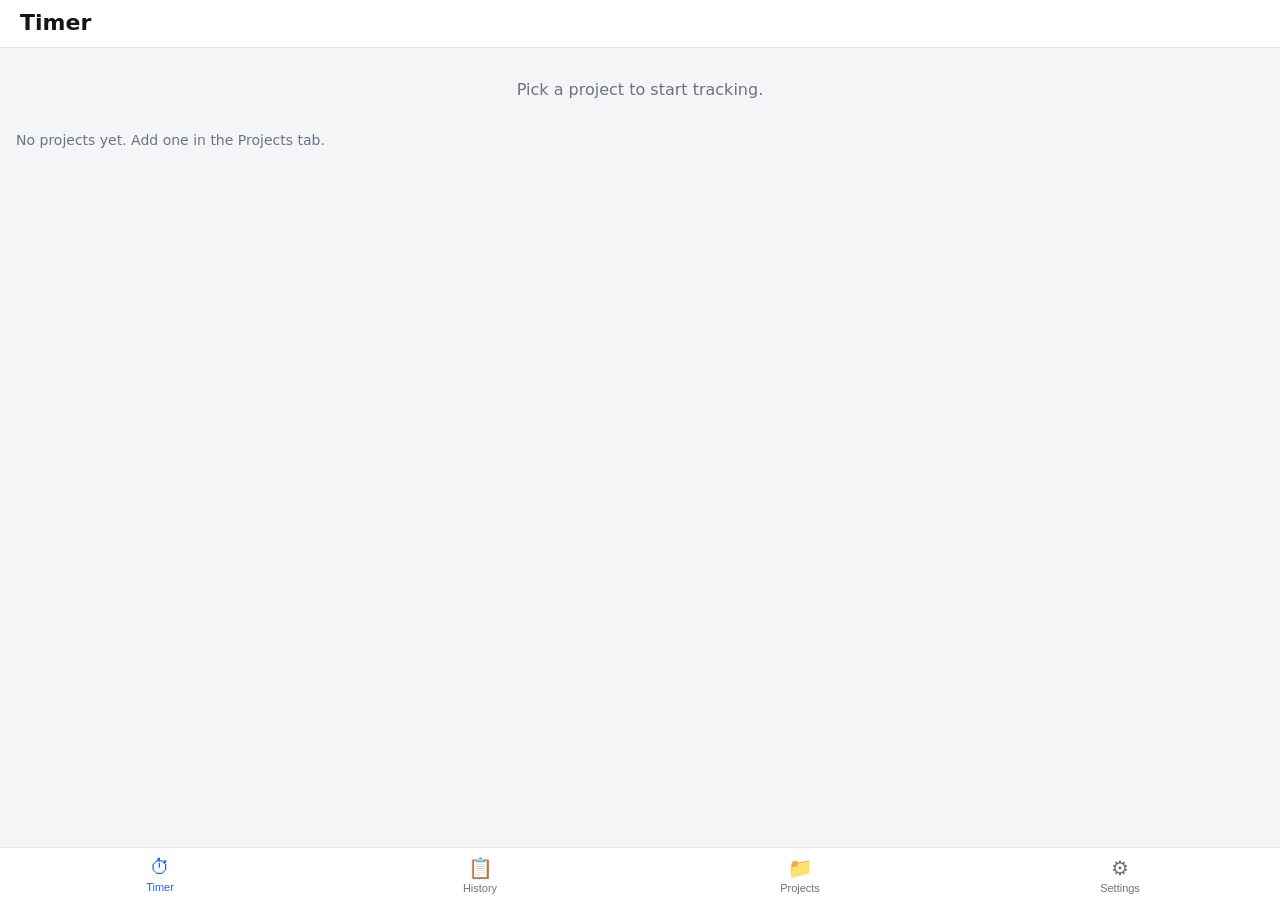
<file: index.html>
<!doctype html>
<html lang="en">
<head>
<meta charset="UTF-8" />
<meta name="viewport" content="width=device-width, initial-scale=1, viewport-fit=cover, maximum-scale=1" />
<title>TimeTracker</title>
<meta name="theme-color" content="#2563eb" />
<meta name="apple-mobile-web-app-capable" content="yes" />
<meta name="apple-mobile-web-app-status-bar-style" content="black-translucent" />
<meta name="apple-mobile-web-app-title" content="TimeTracker" />
<link rel="apple-touch-icon" href="icons/apple-touch-icon.png" />
<link rel="icon" href="icons/icon-192.png" />
<link rel="manifest" href="manifest.json" />
<link rel="stylesheet" href="css/styles.css" />
</head>
<body>
<div id="app">

  <header class="topbar">
    <h1 id="page-title">Timer</h1>
  </header>

  <main id="views">

    <section id="view-timer" class="view active">
      <div id="running-card" class="running-card hidden">
        <div class="running-project" id="running-project-name">—</div>
        <div class="running-time" id="running-time">00:00:00</div>
        <div id="running-badge" class="running-badge hidden">Paused</div>
        <textarea id="running-note" class="note-input" rows="1" placeholder="What are you working on?"></textarea>
        <div class="running-actions">
          <button id="pause-btn" class="btn btn-secondary">Pause</button>
          <button id="stop-btn" class="btn btn-stop">Stop</button>
        </div>
        <div class="running-actions running-actions-secondary">
          <button id="start-at-btn" class="btn btn-secondary">Start at</button>
          <button id="end-at-btn" class="btn btn-secondary">End at</button>
        </div>
      </div>

      <div id="idle-hint" class="idle-hint">
        <p>Pick a project to start tracking.</p>
      </div>

      <div id="project-grid" class="project-grid"></div>
    </section>

    <section id="view-history" class="view">
      <div class="totals-row">
        <div class="total-box">
          <div class="total-label">Today</div>
          <div class="total-value" id="total-today">0h 0m</div>
        </div>
        <div class="total-box">
          <div class="total-label">This week</div>
          <div class="total-value" id="total-week">0h 0m</div>
        </div>
      </div>

      <div id="week-chart-card" class="week-chart-card hidden">
        <div class="section-title" style="margin-top:0">Minutes per day (last 7 days)</div>
        <div id="week-chart"></div>
        <div id="week-chart-legend" class="chart-legend"></div>
      </div>

      <button id="add-entry-btn" class="btn btn-secondary full">+ Add manual entry</button>
      <div id="history-list" class="history-list"></div>
    </section>

    <section id="view-projects" class="view">
      <button id="add-project-btn" class="btn btn-secondary full">+ New project</button>
      <div id="projects-list" class="projects-list"></div>
    </section>

    <section id="view-settings" class="view">
      <h2 class="section-title">Cloud sync</h2>
      <p class="hint-text" id="sync-status">Not connected. Your data stays only on this device.</p>
      <div id="sync-signed-out">
        <button id="sync-setup-btn" class="btn btn-secondary full">Set up cloud sync</button>
      </div>
      <div id="sync-signed-in" class="hidden">
        <button id="sync-signout-btn" class="btn btn-secondary full">Disconnect sync</button>
      </div>
      <h2 class="section-title">About</h2>
      <p class="hint-text">TimeTracker stores all data locally on your device using IndexedDB. Install this page to your Home Screen for an app-like experience.</p>
    </section>

  </main>

  <nav class="tabbar">
    <button class="tab-btn active" data-view="timer">
      <span class="tab-icon">⏱</span><span>Timer</span>
    </button>
    <button class="tab-btn" data-view="history">
      <span class="tab-icon">📋</span><span>History</span>
    </button>
    <button class="tab-btn" data-view="projects">
      <span class="tab-icon">📁</span><span>Projects</span>
    </button>
    <button class="tab-btn" data-view="settings">
      <span class="tab-icon">⚙</span><span>Settings</span>
    </button>
  </nav>
</div>

<div id="modal-backdrop" class="modal-backdrop hidden">
  <div id="modal" class="modal"></div>
</div>

<script type="module" src="js/app.js"></script>
</body>
</html>
</file>
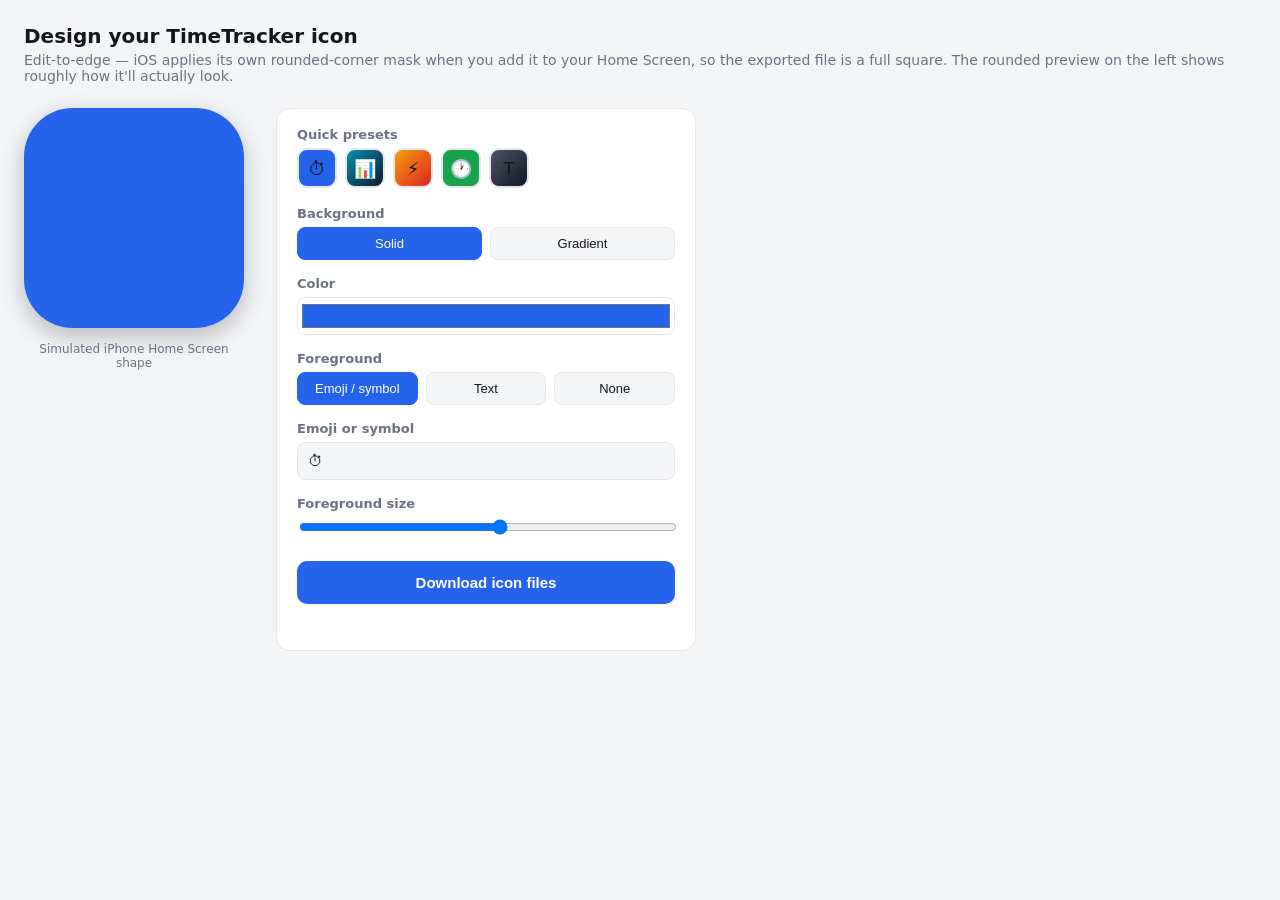
<file: tools/icon-designer.html>
<!doctype html>
<html lang="en">
<head>
<meta charset="UTF-8" />
<meta name="viewport" content="width=device-width, initial-scale=1" />
<title>TimeTracker Icon Designer</title>
<style>
  :root {
    --bg: #f4f5f7;
    --surface: #ffffff;
    --text: #14161a;
    --text-dim: #6b7280;
    --border: #e5e7eb;
    --accent: #2563eb;
  }
  @media (prefers-color-scheme: dark) {
    :root {
      --bg: #0b0d10;
      --surface: #17191d;
      --text: #f2f3f5;
      --text-dim: #9aa0a8;
      --border: #2a2d33;
      --accent: #4f8cff;
    }
  }
  * { box-sizing: border-box; }
  body {
    margin: 0;
    padding: 24px;
    background: var(--bg);
    color: var(--text);
    font-family: -apple-system, BlinkMacSystemFont, "Segoe UI", system-ui, sans-serif;
  }
  h1 { font-size: 20px; margin: 0 0 4px; }
  .sub { color: var(--text-dim); font-size: 14px; margin: 0 0 24px; }
  .layout {
    display: flex;
    gap: 32px;
    flex-wrap: wrap;
    align-items: flex-start;
  }
  .preview-col {
    display: flex;
    flex-direction: column;
    align-items: center;
    gap: 14px;
    flex: 0 0 auto;
  }
  .preview-frame {
    width: 220px;
    height: 220px;
    border-radius: 22%;
    overflow: hidden;
    box-shadow: 0 8px 24px rgba(0,0,0,0.25);
  }
  .preview-frame canvas { width: 100%; height: 100%; display: block; }
  .preview-note {
    font-size: 12px;
    color: var(--text-dim);
    text-align: center;
    max-width: 220px;
  }
  .controls {
    flex: 1 1 320px;
    min-width: 280px;
    max-width: 420px;
    background: var(--surface);
    border: 1px solid var(--border);
    border-radius: 14px;
    padding: 18px 20px;
  }
  .field { margin-bottom: 16px; }
  .field label {
    display: block;
    font-size: 13px;
    font-weight: 600;
    color: var(--text-dim);
    margin-bottom: 6px;
  }
  .field input[type="text"],
  .field select {
    width: 100%;
    padding: 9px 10px;
    border-radius: 8px;
    border: 1px solid var(--border);
    background: var(--bg);
    color: var(--text);
    font-size: 15px;
    font-family: inherit;
  }
  .row { display: flex; gap: 10px; }
  .row > * { flex: 1; }
  input[type="color"] {
    width: 100%;
    height: 38px;
    border: 1px solid var(--border);
    border-radius: 8px;
    background: none;
    padding: 2px;
    cursor: pointer;
  }
  input[type="range"] { width: 100%; }
  .toggle-group {
    display: flex;
    gap: 8px;
  }
  .toggle-btn {
    flex: 1;
    padding: 8px;
    border-radius: 8px;
    border: 1px solid var(--border);
    background: var(--bg);
    color: var(--text);
    font-size: 13px;
    cursor: pointer;
  }
  .toggle-btn.active {
    background: var(--accent);
    border-color: var(--accent);
    color: white;
  }
  .presets {
    display: flex;
    gap: 8px;
    flex-wrap: wrap;
    margin-bottom: 18px;
  }
  .preset-swatch {
    width: 40px;
    height: 40px;
    border-radius: 10px;
    border: 2px solid var(--border);
    cursor: pointer;
    display: flex;
    align-items: center;
    justify-content: center;
    font-size: 18px;
  }
  .btn {
    width: 100%;
    padding: 13px;
    border-radius: 10px;
    border: none;
    background: var(--accent);
    color: white;
    font-size: 15px;
    font-weight: 600;
    cursor: pointer;
    margin-top: 6px;
  }
  .btn:active { opacity: 0.85; }
  .status {
    font-size: 13px;
    color: var(--text-dim);
    margin-top: 10px;
    min-height: 18px;
  }
</style>
</head>
<body>

<h1>Design your TimeTracker icon</h1>
<p class="sub">Edit-to-edge — iOS applies its own rounded-corner mask when you add it to your Home Screen, so the exported file is a full square. The rounded preview on the left shows roughly how it'll actually look.</p>

<div class="layout">
  <div class="preview-col">
    <div class="preview-frame">
      <canvas id="canvas" width="512" height="512"></canvas>
    </div>
    <div class="preview-note">Simulated iPhone Home Screen shape</div>
  </div>

  <div class="controls">
    <div class="field">
      <label>Quick presets</label>
      <div class="presets" id="presets"></div>
    </div>

    <div class="field">
      <label>Background</label>
      <div class="toggle-group" id="bg-mode">
        <button class="toggle-btn active" data-mode="solid">Solid</button>
        <button class="toggle-btn" data-mode="gradient">Gradient</button>
      </div>
    </div>

    <div class="field">
      <div class="row">
        <div>
          <label id="bg1-label">Color</label>
          <input type="color" id="bg1" value="#2563eb" />
        </div>
        <div id="bg2-wrap" style="display:none">
          <label>Color 2</label>
          <input type="color" id="bg2" value="#7c3aed" />
        </div>
      </div>
    </div>

    <div class="field">
      <label>Foreground</label>
      <div class="toggle-group" id="fg-mode">
        <button class="toggle-btn active" data-mode="emoji">Emoji / symbol</button>
        <button class="toggle-btn" data-mode="text">Text</button>
        <button class="toggle-btn" data-mode="none">None</button>
      </div>
    </div>

    <div class="field" id="fg-content-field">
      <label id="fg-content-label">Emoji or symbol</label>
      <input type="text" id="fg-content" value="⏱" maxlength="4" />
    </div>

    <div class="field" id="fg-color-field" style="display:none">
      <label>Text color</label>
      <input type="color" id="fg-color" value="#ffffff" />
    </div>

    <div class="field">
      <label>Foreground size</label>
      <input type="range" id="fg-size" min="20" max="80" value="52" />
    </div>

    <button class="btn" id="download-btn">Download icon files</button>
    <div class="status" id="status"></div>
  </div>
</div>

<script>
const canvas = document.getElementById('canvas');
const ctx = canvas.getContext('2d');

const state = {
  bgMode: 'solid',
  bg1: '#2563eb',
  bg2: '#7c3aed',
  fgMode: 'emoji',
  fgContent: '⏱',
  fgColor: '#ffffff',
  fgSize: 52,
};

const PRESETS = [
  { swatch: '⏱', bgMode: 'solid', bg1: '#2563eb', bg2: '#7c3aed', fgMode: 'emoji', fgContent: '⏱', fgColor: '#ffffff', fgSize: 52 },
  { swatch: '📊', bgMode: 'gradient', bg1: '#0891b2', bg2: '#0f172a', fgMode: 'emoji', fgContent: '📊', fgColor: '#ffffff', fgSize: 50 },
  { swatch: '⚡', bgMode: 'gradient', bg1: '#f59e0b', bg2: '#dc2626', fgMode: 'emoji', fgContent: '⚡', fgColor: '#ffffff', fgSize: 54 },
  { swatch: '🕐', bgMode: 'solid', bg1: '#16a34a', bg2: '#16a34a', fgMode: 'emoji', fgContent: '🕐', fgColor: '#ffffff', fgSize: 52 },
  { swatch: 'T', bgMode: 'gradient', bg1: '#4b5563', bg2: '#111827', fgMode: 'text', fgContent: 'T', fgColor: '#ffffff', fgSize: 56 },
];

function drawIcon() {
  const size = canvas.width;
  ctx.clearRect(0, 0, size, size);

  if (state.bgMode === 'gradient') {
    const g = ctx.createLinearGradient(0, 0, size, size);
    g.addColorStop(0, state.bg1);
    g.addColorStop(1, state.bg2);
    ctx.fillStyle = g;
  } else {
    ctx.fillStyle = state.bg1;
  }
  ctx.fillRect(0, 0, size, size);

  if (state.fgMode !== 'none' && state.fgContent) {
    const fontSize = size * (state.fgSize / 100);
    ctx.font = `${state.fgMode === 'text' ? '700 ' : ''}${fontSize}px -apple-system, "Segoe UI Emoji", "Segoe UI", sans-serif`;
    ctx.textAlign = 'center';
    ctx.textBaseline = 'middle';
    if (state.fgMode === 'text') {
      ctx.fillStyle = state.fgColor;
    }
    ctx.fillText(state.fgContent, size / 2, size / 2 + fontSize * 0.04);
  }
}

function syncUI() {
  document.querySelectorAll('#bg-mode .toggle-btn').forEach((b) => b.classList.toggle('active', b.dataset.mode === state.bgMode));
  document.querySelectorAll('#fg-mode .toggle-btn').forEach((b) => b.classList.toggle('active', b.dataset.mode === state.fgMode));
  document.getElementById('bg2-wrap').style.display = state.bgMode === 'gradient' ? '' : 'none';
  document.getElementById('bg1-label').textContent = state.bgMode === 'gradient' ? 'Color 1' : 'Color';
  document.getElementById('fg-color-field').style.display = state.fgMode === 'text' ? '' : 'none';
  document.getElementById('fg-content-label').textContent = state.fgMode === 'text' ? 'Text (1-2 letters works best)' : 'Emoji or symbol';
  document.getElementById('fg-content-field').style.display = state.fgMode === 'none' ? 'none' : '';
  document.getElementById('bg1').value = state.bg1;
  document.getElementById('bg2').value = state.bg2;
  document.getElementById('fg-content').value = state.fgContent;
  document.getElementById('fg-color').value = state.fgColor;
  document.getElementById('fg-size').value = state.fgSize;
  drawIcon();
}

document.querySelectorAll('#bg-mode .toggle-btn').forEach((btn) => {
  btn.addEventListener('click', () => { state.bgMode = btn.dataset.mode; syncUI(); });
});
document.querySelectorAll('#fg-mode .toggle-btn').forEach((btn) => {
  btn.addEventListener('click', () => { state.fgMode = btn.dataset.mode; syncUI(); });
});
document.getElementById('bg1').addEventListener('input', (e) => { state.bg1 = e.target.value; drawIcon(); });
document.getElementById('bg2').addEventListener('input', (e) => { state.bg2 = e.target.value; drawIcon(); });
document.getElementById('fg-content').addEventListener('input', (e) => { state.fgContent = e.target.value; drawIcon(); });
document.getElementById('fg-color').addEventListener('input', (e) => { state.fgColor = e.target.value; drawIcon(); });
document.getElementById('fg-size').addEventListener('input', (e) => { state.fgSize = Number(e.target.value); drawIcon(); });

const presetsEl = document.getElementById('presets');
PRESETS.forEach((p) => {
  const el = document.createElement('div');
  el.className = 'preset-swatch';
  el.textContent = p.swatch;
  el.style.background = p.bgMode === 'gradient' ? `linear-gradient(135deg, ${p.bg1}, ${p.bg2})` : p.bg1;
  el.addEventListener('click', () => {
    Object.assign(state, p);
    syncUI();
  });
  presetsEl.appendChild(el);
});

function downloadCanvas(sourceCanvas, size, filename) {
  const tmp = document.createElement('canvas');
  tmp.width = size;
  tmp.height = size;
  const tctx = tmp.getContext('2d');
  tctx.drawImage(sourceCanvas, 0, 0, size, size);
  return new Promise((resolve) => {
    tmp.toBlob((blob) => {
      const url = URL.createObjectURL(blob);
      const a = document.createElement('a');
      a.href = url;
      a.download = filename;
      document.body.appendChild(a);
      a.click();
      a.remove();
      setTimeout(() => URL.revokeObjectURL(url), 2000);
      resolve();
    }, 'image/png');
  });
}

document.getElementById('download-btn').addEventListener('click', async () => {
  const status = document.getElementById('status');
  status.textContent = 'Downloading icon-512.png…';
  await downloadCanvas(canvas, 512, 'icon-512.png');
  await new Promise((r) => setTimeout(r, 400));
  status.textContent = 'Downloading icon-192.png…';
  await downloadCanvas(canvas, 192, 'icon-192.png');
  await new Promise((r) => setTimeout(r, 400));
  status.textContent = 'Downloading apple-touch-icon.png…';
  await downloadCanvas(canvas, 180, 'apple-touch-icon.png');
  status.textContent = 'Done! All 3 files saved to your Downloads folder.';
});

syncUI();
</script>
</body>
</html>
</file>
<file: css/styles.css>
:root {
  --bg: #f4f5f7;
  --surface: #ffffff;
  --text: #14161a;
  --text-dim: #6b7280;
  --border: #e5e7eb;
  --accent: #2563eb;
  --danger: #dc2626;
  --safe-top: env(safe-area-inset-top, 0px);
  --safe-bottom: env(safe-area-inset-bottom, 0px);
}

@media (prefers-color-scheme: dark) {
  :root {
    --bg: #0b0d10;
    --surface: #17191d;
    --text: #f2f3f5;
    --text-dim: #9aa0a8;
    --border: #2a2d33;
    --accent: #4f8cff;
    --danger: #ef4444;
  }
}

* { box-sizing: border-box; }

html, body {
  margin: 0;
  padding: 0;
  height: 100%;
  background: var(--bg);
  color: var(--text);
  font-family: -apple-system, BlinkMacSystemFont, "SF Pro Text", system-ui, sans-serif;
  -webkit-tap-highlight-color: transparent;
  overscroll-behavior-y: none;
}

#app {
  display: flex;
  flex-direction: column;
  height: 100dvh;
}

.topbar {
  padding: calc(var(--safe-top) + 10px) 20px 12px;
  background: var(--surface);
  border-bottom: 1px solid var(--border);
  flex: 0 0 auto;
}

.topbar h1 {
  margin: 0;
  font-size: 22px;
  font-weight: 700;
}

#views {
  flex: 1 1 auto;
  overflow-y: auto;
  -webkit-overflow-scrolling: touch;
  padding: 16px 16px calc(var(--safe-bottom) + 16px);
}

.view { display: none; }
.view.active { display: block; }

.hidden { display: none !important; }

.btn {
  border: none;
  border-radius: 12px;
  padding: 14px 18px;
  font-size: 16px;
  font-weight: 600;
  cursor: pointer;
  background: var(--accent);
  color: white;
}

.btn:active { opacity: 0.8; }

.btn-secondary {
  background: var(--surface);
  color: var(--accent);
  border: 1px solid var(--border);
}

.btn-stop,
.btn-danger {
  background: var(--danger);
}

.full { width: 100%; margin-bottom: 14px; }

.idle-hint {
  color: var(--text-dim);
  text-align: center;
  margin: 10px 0 18px;
}

.running-card {
  background: var(--surface);
  border: 1px solid var(--border);
  border-radius: 16px;
  padding: 20px;
  text-align: center;
  margin-bottom: 20px;
}

.running-project {
  font-size: 44px;
  font-weight: 700;
  letter-spacing: 0.01em;
  line-height: 1.1;
  word-break: break-word;
}

.running-time {
  font-size: 44px;
  font-weight: 700;
  font-variant-numeric: tabular-nums;
  margin: 6px 0 12px;
}

.running-badge {
  display: inline-block;
  font-size: 11px;
  font-weight: 700;
  letter-spacing: 0.05em;
  text-transform: uppercase;
  color: var(--text-dim);
  background: var(--bg);
  border: 1px solid var(--border);
  border-radius: 999px;
  padding: 3px 10px;
  margin-bottom: 10px;
}

.running-actions {
  display: flex;
  gap: 10px;
  margin-top: 12px;
}

.running-actions .btn {
  flex: 1;
  margin-top: 0;
}

.running-actions-secondary {
  margin-top: 8px;
}

.note-input {
  display: block;
  width: 100%;
  padding: 10px 12px;
  border-radius: 10px;
  border: 1px solid var(--border);
  background: var(--bg);
  color: var(--text);
  font-size: 15px;
  font-family: inherit;
  line-height: 1.4;
  resize: none;
  overflow-y: auto;
  min-height: 42px;
  max-height: 200px;
}

.project-grid {
  display: grid;
  grid-template-columns: repeat(2, 1fr);
  gap: 12px;
}

.project-tile {
  border-radius: 14px;
  padding: 18px 14px;
  color: white;
  font-weight: 700;
  font-size: 16px;
  text-align: left;
  border: none;
  cursor: pointer;
  min-height: 76px;
  display: flex;
  align-items: flex-end;
}

.project-tile:active { opacity: 0.85; }

.totals-row {
  display: flex;
  gap: 12px;
  margin-bottom: 16px;
}

.total-box {
  flex: 1;
  background: var(--surface);
  border: 1px solid var(--border);
  border-radius: 14px;
  padding: 14px;
  text-align: center;
}

.total-label {
  font-size: 12px;
  color: var(--text-dim);
  text-transform: uppercase;
  letter-spacing: 0.04em;
}

.total-value {
  font-size: 20px;
  font-weight: 700;
  margin-top: 4px;
}

.week-chart-card {
  background: var(--surface);
  border: 1px solid var(--border);
  border-radius: 14px;
  padding: 14px 14px 6px;
  margin-bottom: 16px;
}

.week-chart-card .section-title {
  margin-bottom: 10px;
}

#week-chart svg {
  width: 100%;
  height: auto;
  display: block;
}

.chart-legend {
  display: flex;
  flex-wrap: wrap;
  gap: 10px 16px;
  padding: 10px 2px 12px;
}

.chart-legend-item {
  display: flex;
  align-items: center;
  gap: 6px;
  font-size: 12px;
  color: var(--text-dim);
}

.chart-legend-dot {
  width: 9px;
  height: 9px;
  border-radius: 50%;
  flex: 0 0 auto;
}

.history-group {
  margin-bottom: 18px;
}

.history-date {
  font-size: 13px;
  font-weight: 700;
  color: var(--text-dim);
  text-transform: uppercase;
  margin: 0 0 8px 4px;
}

.entry-swipe {
  position: relative;
  border-radius: 12px;
  overflow: hidden;
  margin-bottom: 8px;
}

.entry-delete-action {
  position: absolute;
  inset: 0;
  display: flex;
  align-items: center;
  justify-content: flex-end;
  padding-right: 22px;
  border: none;
  background: var(--danger);
  color: #fff;
  font-weight: 700;
  font-size: 14px;
  cursor: pointer;
}

.entry-row {
  position: relative;
  display: flex;
  align-items: center;
  gap: 12px;
  background: var(--surface);
  border: 1px solid var(--border);
  border-radius: 12px;
  padding: 12px 14px;
  touch-action: pan-y;
  user-select: none;
  -webkit-user-select: none;
  transition: transform 0.2s ease;
}

.entry-row.swiping {
  transition: none;
}

.entry-color {
  width: 10px;
  height: 10px;
  border-radius: 50%;
  flex: 0 0 auto;
}

.entry-main {
  flex: 1;
  min-width: 0;
}

.entry-project {
  font-weight: 600;
  font-size: 15px;
}

.entry-meta {
  font-size: 13px;
  color: var(--text-dim);
  margin-top: 2px;
  overflow: hidden;
  text-overflow: ellipsis;
  white-space: nowrap;
}

.entry-duration {
  font-weight: 700;
  font-variant-numeric: tabular-nums;
  flex: 0 0 auto;
}

.projects-list {
  display: flex;
  flex-direction: column;
  gap: 8px;
}

.project-row {
  display: flex;
  align-items: center;
  gap: 12px;
  background: var(--surface);
  border: 1px solid var(--border);
  border-radius: 12px;
  padding: 12px 14px;
}

.project-row .entry-color {
  width: 14px;
  height: 14px;
}

.project-row-name {
  flex: 1;
  font-weight: 600;
}

.icon-btn {
  background: none;
  border: none;
  color: var(--text-dim);
  font-size: 18px;
  cursor: pointer;
  padding: 4px 8px;
}

.section-title {
  font-size: 15px;
  font-weight: 700;
  margin: 18px 0 8px;
  text-transform: uppercase;
  color: var(--text-dim);
  letter-spacing: 0.03em;
}

.section-title:first-child { margin-top: 0; }

.hint-text {
  color: var(--text-dim);
  font-size: 14px;
  line-height: 1.4;
}

.tabbar {
  flex: 0 0 auto;
  display: flex;
  border-top: 1px solid var(--border);
  background: var(--surface);
  padding-bottom: var(--safe-bottom);
}

.tab-btn {
  flex: 1;
  background: none;
  border: none;
  padding: 8px 0 6px;
  display: flex;
  flex-direction: column;
  align-items: center;
  gap: 2px;
  color: var(--text-dim);
  font-size: 11px;
  cursor: pointer;
}

.tab-btn .tab-icon { font-size: 20px; }

.tab-btn.active { color: var(--accent); }

.modal-backdrop {
  position: fixed;
  inset: 0;
  background: rgba(0,0,0,0.4);
  display: flex;
  align-items: flex-end;
  justify-content: center;
  z-index: 50;
}

.modal {
  background: var(--surface);
  width: 100%;
  max-width: 480px;
  border-radius: 18px 18px 0 0;
  padding: 20px 20px calc(var(--safe-bottom) + 20px);
  max-height: 85vh;
  overflow-y: auto;
}

.modal h2 {
  margin: 0 0 14px;
  font-size: 18px;
}

.field {
  margin-bottom: 14px;
}

.field label {
  display: block;
  font-size: 13px;
  color: var(--text-dim);
  margin-bottom: 6px;
  font-weight: 600;
}

.field input[type="text"],
.field input[type="date"],
.field input[type="time"],
.field textarea,
.field select {
  width: 100%;
  padding: 11px 12px;
  border-radius: 10px;
  border: 1px solid var(--border);
  background: var(--bg);
  color: var(--text);
  font-size: 15px;
  font-family: inherit;
}

.color-swatches {
  display: flex;
  flex-wrap: wrap;
  gap: 10px;
}

.color-swatch {
  width: 32px;
  height: 32px;
  border-radius: 50%;
  border: 2px solid transparent;
  cursor: pointer;
}

.color-swatch.selected {
  border-color: var(--text);
}

.modal-actions {
  display: flex;
  gap: 10px;
  margin-top: 18px;
}

.modal-actions .btn { flex: 1; }

textarea {
  resize: vertical;
  min-height: 80px;
}
</file>
